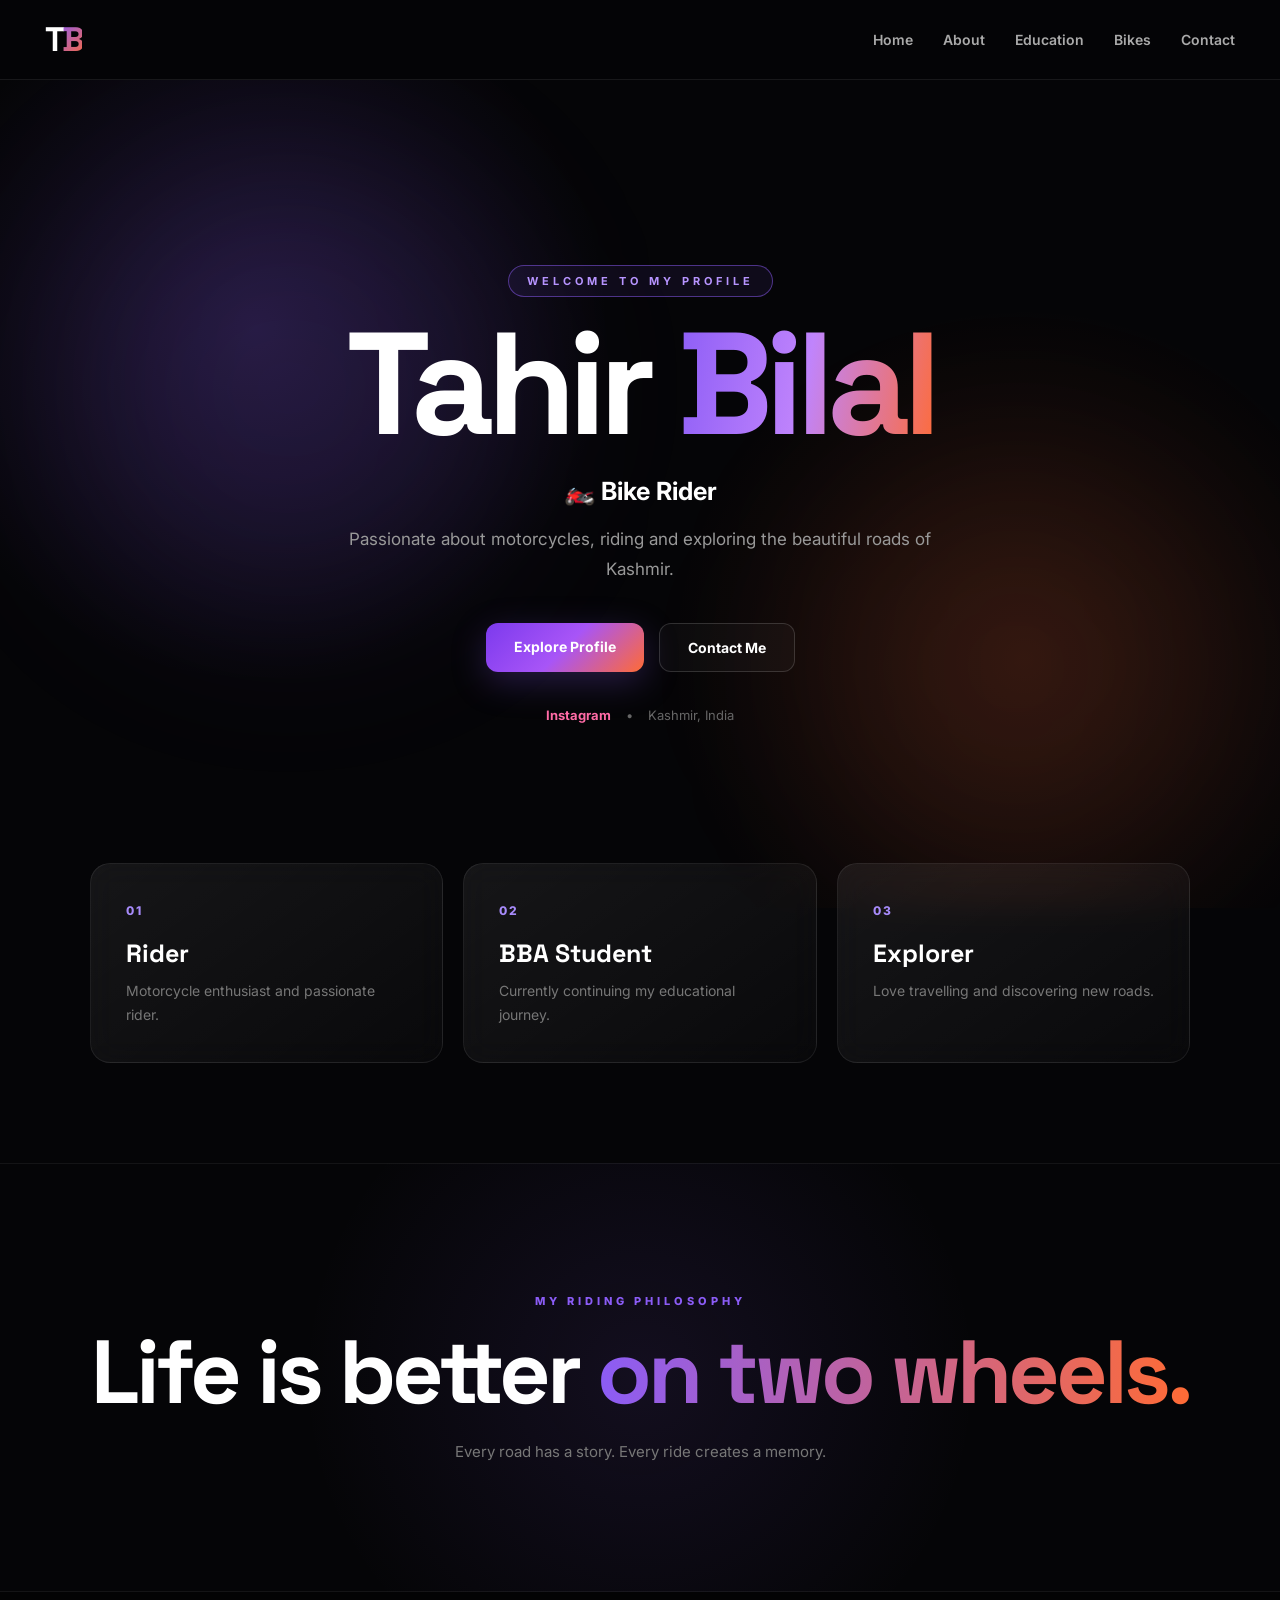
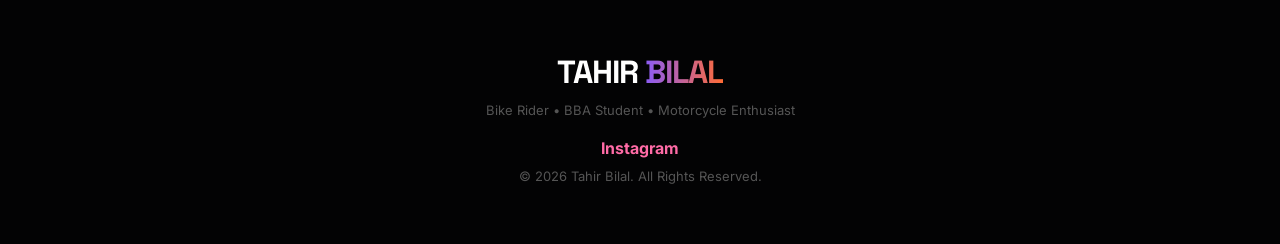
<file: index.html>
<!DOCTYPE html>
<html lang="en">
<head>
    <meta charset="UTF-8">
    <meta name="viewport" content="width=device-width, initial-scale=1.0">

    <title>Tahir Bilal | Bike Rider</title>

    <link rel="stylesheet" href="style.css">

    <link rel="preconnect" href="https://fonts.googleapis.com">
    <link href="https://fonts.googleapis.com/css2?family=Inter:wght@400;600;700;800&family=Space+Grotesk:wght@500;600;700&display=swap" rel="stylesheet">
</head>

<body>

<nav class="navbar">
    <div class="nav-container">

        <a href="index.html" class="logo">
            T<span>B</span>
        </a>

        <div class="nav-links">
            <a href="index.html">Home</a>
            <a href="About.html">About</a>
            <a href="education.html">Education</a>
            <a href="Bikes.html">Bikes</a>
            <a href="Contact.Html">Contact</a>
        </div>

    </div>
</nav>


<!-- HOME HERO -->

<section class="hero">

    <div class="hero-content">

        <div class="small-title">
            WELCOME TO MY PROFILE
        </div>

        <h1>
            Tahir
            <span class="gradient-text">Bilal</span>
        </h1>

        <h2>
            🏍️ Bike Rider
        </h2>

        <p>
            Passionate about motorcycles, riding and exploring
            the beautiful roads of Kashmir.
        </p>

        <div class="buttons">

            <a href="About.html" class="btn btn-primary">
                Explore Profile
            </a>

            <a href="Contact.Html" class="btn btn-outline">
    Contact Me
            </a>

        </div>

        <div class="home-social">

            <a
                href="https://www.instagram.com/tahirbilal_03/"
                target="_blank"
                rel="noopener noreferrer">

                Instagram
            </a>

            <span>•</span>

            <span>
                Kashmir, India
            </span>

        </div>

    </div>

</section>


<!-- QUICK INFO -->

<section class="quick-section">

    <div class="quick-card">

        <span class="quick-number">
            01
        </span>

        <h3>
            Rider
        </h3>

        <p>
            Motorcycle enthusiast and passionate rider.
        </p>

    </div>


    <div class="quick-card">

        <span class="quick-number">
            02
        </span>

        <h3>
            BBA Student
        </h3>

        <p>
            Currently continuing my educational journey.
        </p>

    </div>


    <div class="quick-card">

        <span class="quick-number">
            03
        </span>

        <h3>
            Explorer
        </h3>

        <p>
            Love travelling and discovering new roads.
        </p>

    </div>

</section>


<!-- QUOTE -->

<section class="quote">

    <p class="quote-small">
        MY RIDING PHILOSOPHY
    </p>

    <h2>
        Life is better
        <span>on two wheels.</span>
    </h2>

    <p>
        Every road has a story.
        Every ride creates a memory.
    </p>

</section>


<!-- FOOTER -->

<footer>

    <h2>
        TAHIR <span>BILAL</span>
    </h2>

    <p>
        Bike Rider • BBA Student • Motorcycle Enthusiast
    </p>

    <div class="footer-social">

        <a
            href="https://www.instagram.com/tahirbilal_03/"
            target="_blank"
            rel="noopener noreferrer">

            Instagram
        </a>

    </div>

    <p>
        © 2026 Tahir Bilal. All Rights Reserved.
    </p>

</footer>

</body>
                </html>
</file>
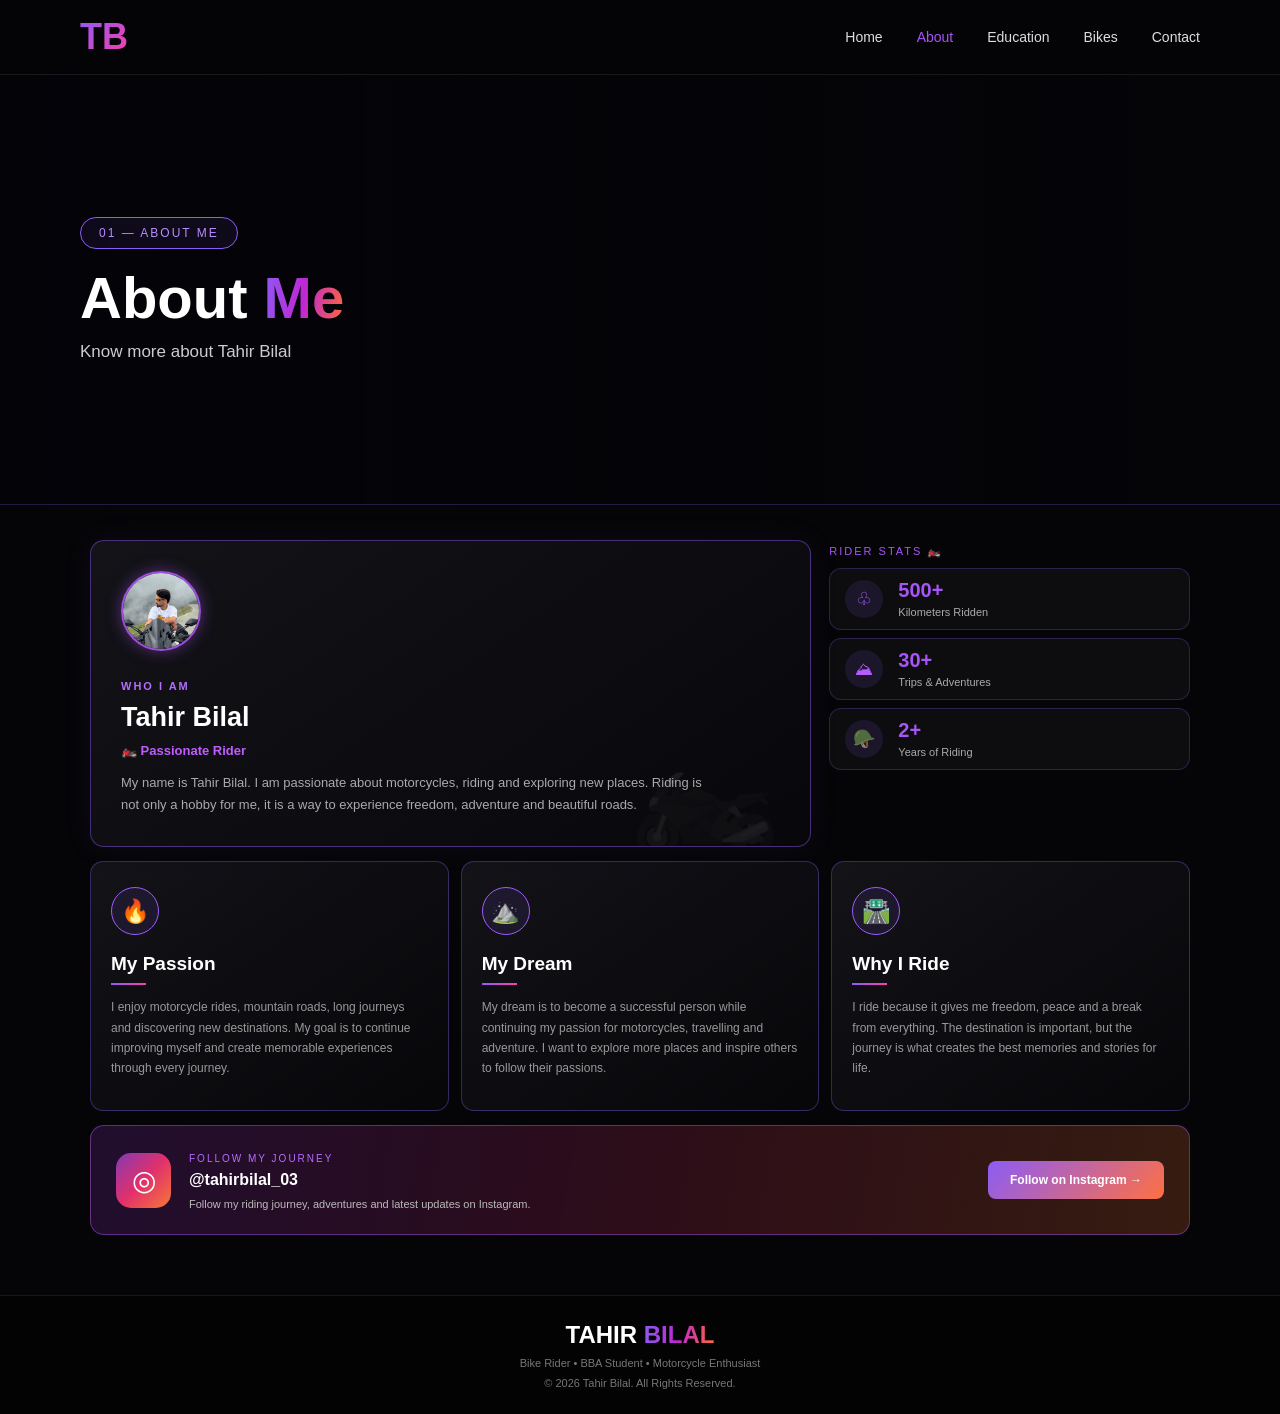
<file: About.html>
<!DOCTYPE html>
<html lang="en">
<head>
<meta charset="UTF-8">
<meta name="viewport" content="width=device-width, initial-scale=1.0">

<title>About Me | Tahir Bilal</title>

<style>

*{
    margin:0;
    padding:0;
    box-sizing:border-box;
}

html{
    scroll-behavior:smooth;
}

body{
    font-family:Arial, sans-serif;
    background:#050507;
    color:#fff;
    overflow-x:hidden;
}

/* ================= NAVBAR ================= */

.navbar{
    position:sticky;
    top:0;
    z-index:1000;
    background:rgba(5,5,8,.90);
    backdrop-filter:blur(15px);
    border-bottom:1px solid rgba(255,255,255,.08);
}

.nav-container{
    max-width:1200px;
    margin:auto;
    padding:16px 40px;
    display:flex;
    align-items:center;
    justify-content:space-between;
}

.logo{
    font-size:36px;
    font-weight:900;
    text-decoration:none;
    background:linear-gradient(135deg,#8b5cf6,#ff3cac);
    -webkit-background-clip:text;
    color:transparent;
}

.nav-links{
    display:flex;
    gap:34px;
}

.nav-links a{
    color:#ddd;
    text-decoration:none;
    font-size:14px;
    transition:.3s;
}

.nav-links a:hover,
.nav-links a.active{
    color:#a855f7;
}

/* ================= HERO ================= */

.hero{
    min-height:430px;

    background:
    linear-gradient(
        90deg,
        rgba(3,3,8,.95) 0%,
        rgba(3,3,8,.75) 35%,
        rgba(3,3,8,.20) 100%
    ),
    url("https://images.unsplash.com/photo-1500534623283-312aade485b7?auto=format&fit=crop&w=1800&q=85");

    background-size:cover;
    background-position:center;

    display:flex;
    align-items:center;

    border-bottom:1px solid rgba(139,92,246,.25);
}

.hero-content{
    width:1200px;
    max-width:100%;
    margin:auto;
    padding:70px 40px;
}

.badge{
    display:inline-block;
    padding:8px 18px;
    border:1px solid #8b5cf6;
    border-radius:30px;
    color:#b78cff;
    font-size:12px;
    letter-spacing:2px;
    margin-bottom:20px;
    background:rgba(139,92,246,.08);
}

.hero h1{
    font-size:58px;
    line-height:1;
    margin-bottom:15px;
}

.gradient{
    background:linear-gradient(
        100deg,
        #8b5cf6,
        #c026d3,
        #ff6b35
    );
    -webkit-background-clip:text;
    color:transparent;
}

.hero p{
    color:#ccc;
    font-size:17px;
}

/* ================= MAIN ================= */

.container{
    max-width:1150px;
    margin:auto;
    padding:35px 25px 60px;
}

/* ================= PROFILE + STATS ================= */

.profile-area{
    display:grid;
    grid-template-columns:2fr 1fr;
    gap:18px;
}

.profile-card{
    min-height:235px;
    padding:30px;

    border-radius:14px;

    background:
    linear-gradient(
        145deg,
        rgba(20,20,25,.95),
        rgba(8,8,12,.95)
    );

    border:1px solid rgba(139,92,246,.45);

    position:relative;
    overflow:hidden;

    box-shadow:
    0 0 30px rgba(139,92,246,.08);
}

.profile-card:after{
    content:"🏍️";

    position:absolute;
    right:30px;
    bottom:-15px;

    font-size:120px;
    opacity:.08;
    filter:grayscale(1);
}

.profile-icon{
    width:48px;
    height:48px;
    border-radius:50%;

    display:flex;
    align-items:center;
    justify-content:center;

    background:rgba(139,92,246,.12);
    border:1px solid #8b5cf6;

    font-size:22px;
    margin-bottom:18px;
}

.small-title{
    color:#b46cff;
    font-size:11px;
    font-weight:bold;
    letter-spacing:2px;
}

.profile-card h2{
    font-size:27px;
    margin:8px 0 10px;
}

.profile-card h4{
    color:#c05cff;
    font-size:13px;
    margin-bottom:14px;
}

.profile-card p{
    max-width:600px;
    color:#aaa;
    line-height:1.7;
    font-size:13px;
}

/* ================= STATS ================= */

.stats-title{
    color:#a855f7;
    font-size:11px;
    letter-spacing:2px;
    margin:5px 0 10px;
}

.stat{
    height:62px;
    padding:10px 15px;

    display:flex;
    align-items:center;
    gap:15px;

    border-radius:12px;
    margin-bottom:8px;

    background:rgba(255,255,255,.035);
    border:1px solid rgba(139,92,246,.25);
}

.stat-icon{
    width:38px;
    height:38px;

    display:flex;
    align-items:center;
    justify-content:center;

    border-radius:50%;

    background:rgba(139,92,246,.12);
    color:#b65cff;

    font-size:18px;
}

.stat strong{
    display:block;
    color:#a855f7;
    font-size:20px;
}

.stat span{
    color:#aaa;
    font-size:11px;
}

/* ================= CARDS ================= */

.cards{
    display:grid;
    grid-template-columns:repeat(3,1fr);
    gap:12px;
    margin-top:14px;
}

.card{
    padding:25px 20px;
    min-height:250px;

    border-radius:13px;

    background:
    linear-gradient(
        145deg,
        rgba(20,20,25,.95),
        rgba(7,7,10,.95)
    );

    border:1px solid rgba(139,92,246,.35);

    transition:.35s;
}

.card:hover{
    transform:translateY(-6px);
    border-color:#a855f7;

    box-shadow:
    0 0 30px rgba(139,92,246,.15);
}

.card-icon{
    width:48px;
    height:48px;

    border-radius:50%;

    display:flex;
    align-items:center;
    justify-content:center;

    font-size:23px;

    border:1px solid #9b5cff;
    background:rgba(139,92,246,.10);

    margin-bottom:18px;
}

.card h3{
    font-size:19px;
    margin-bottom:10px;
}

.card h3:after{
    content:"";
    display:block;

    width:35px;
    height:2px;

    margin-top:8px;

    background:linear-gradient(
        90deg,
        #8b5cf6,
        #ff3cac
    );
}

.card p{
    color:#999;
    font-size:12px;
    line-height:1.7;
    margin-top:12px;
}

/* ================= INSTAGRAM ================= */

.instagram{
    margin-top:14px;

    padding:22px 25px;

    border-radius:14px;

    display:flex;
    align-items:center;
    justify-content:space-between;

    background:
    linear-gradient(
        100deg,
        rgba(85,30,120,.35),
        rgba(225,48,108,.18),
        rgba(247,119,55,.20)
    );

    border:1px solid rgba(168,85,247,.45);
}

.insta-left{
    display:flex;
    align-items:center;
    gap:18px;
}

.insta-icon{
    width:55px;
    height:55px;

    border-radius:15px;

    display:flex;
    align-items:center;
    justify-content:center;

    font-size:28px;

    background:linear-gradient(
        135deg,
        #833ab4,
        #e1306c,
        #f77737
    );
}

.insta-text small{
    color:#b86cff;
    letter-spacing:2px;
    font-size:10px;
}

.insta-text strong{
    display:block;
    font-size:16px;
    margin:5px 0;
}

.insta-text span{
    color:#bbb;
    font-size:11px;
}

.insta-btn{
    padding:12px 22px;

    border-radius:8px;

    background:linear-gradient(
        135deg,
        #8b5cf6,
        #ff7043
    );

    color:white;
    text-decoration:none;
    font-size:12px;
    font-weight:bold;
}

/* ================= FOOTER ================= */

footer{
    text-align:center;
    padding:25px 20px;

    background:#030304;

    border-top:1px solid rgba(255,255,255,.08);
}

footer h2{
    font-size:24px;
}

footer p{
    color:#777;
    font-size:11px;
    margin-top:8px;
}

/* ================= MOBILE ================= */

@media(max-width:750px){

    .nav-container{
        flex-direction:column;
        gap:14px;
        padding:15px 15px;
    }

    .nav-links{
        gap:17px;
        flex-wrap:wrap;
        justify-content:center;
    }

    .nav-links a{
        font-size:12px;
    }

    .hero{
        min-height:380px;
        background-position:center;
    }

    .hero-content{
        padding:70px 25px;
    }

    .hero h1{
        font-size:48px;
    }

    .hero p{
        font-size:15px;
    }

    .profile-area{
        grid-template-columns:1fr;
    }

    .cards{
        grid-template-columns:1fr;
    }

    .profile-card{
        min-height:260px;
    }

    .instagram{
        flex-direction:column;
        align-items:flex-start;
        gap:20px;
    }

    .insta-btn{
        width:100%;
        text-align:center;
    }

}
    .profile-icon {
    width: 80px;
    height: 80px;
    border-radius: 50%;
    overflow: hidden;
    border: 2px solid #9d4edd;
    box-shadow: 0 0 15px rgba(157, 78, 221, 0.5);
    margin-bottom: 25px;
}

.profile-icon img {
    width: 100%;
    height: 100%;
    object-fit: cover;
    display: block;
    }

</style>
</head>

<body>

<!-- NAVBAR -->

<nav class="navbar">

    <div class="nav-container">

        <a href="index.html" class="logo">
            TB
        </a>

        <div class="nav-links">

            <a href="index.html">Home</a>

            <a href="About.html" class="active">
                About
            </a>

            <a href="education.html">
                Education
            </a>

            <a href="Bikes.html">
                Bikes
            </a>

            <a href="Contact.Html">
                Contact
            </a>

        </div>

    </div>

</nav>


<!-- HERO -->

<section class="hero">

    <div class="hero-content">

        <div class="badge">
            01 — ABOUT ME
        </div>

        <h1>
            About <span class="gradient">Me</span>
        </h1>

        <p>
            Know more about Tahir Bilal
        </p>

    </div>

</section>


<!-- MAIN -->

<main class="container">


    <!-- PROFILE + STATS -->

    <section class="profile-area">


        <div class="profile-card">

            <div class="profile-icon">
    <img src="my4.jpg" alt="Tahir Bilal">
            </div>

            <span class="small-title">
                WHO I AM
            </span>

            <h2>
                Tahir Bilal
            </h2>

            <h4>
                🏍️ Passionate Rider
            </h4>

            <p>
                My name is Tahir Bilal. I am passionate about
                motorcycles, riding and exploring new places.
                Riding is not only a hobby for me, it is a way
                to experience freedom, adventure and beautiful
                roads.
            </p>

        </div>


        <!-- STATS -->

        <div>

            <div class="stats-title">
                RIDER STATS 🏍️
            </div>


            <div class="stat">

                <div class="stat-icon">
                    ♧
                </div>

                <div>
                    <strong>500+</strong>
                    <span>Kilometers Ridden</span>
                </div>

            </div>


            <div class="stat">

                <div class="stat-icon">
                    ⛰
                </div>

                <div>
                    <strong>30+</strong>
                    <span>Trips & Adventures</span>
                </div>

            </div>


            <div class="stat">

                <div class="stat-icon">
                    🪖
                </div>

                <div>
                    <strong>2+</strong>
                    <span>Years of Riding</span>
                </div>

            </div>

        </div>

    </section>


    <!-- THREE CARDS -->

    <section class="cards">


        <div class="card">

            <div class="card-icon">
                🔥
            </div>

            <h3>
                My Passion
            </h3>

            <p>
                I enjoy motorcycle rides, mountain roads,
                long journeys and discovering new destinations.
                My goal is to continue improving myself and
                create memorable experiences through every
                journey.
            </p>

        </div>


        <div class="card">

            <div class="card-icon">
                ⛰️
            </div>

            <h3>
                My Dream
            </h3>

            <p>
                My dream is to become a successful person while
                continuing my passion for motorcycles, travelling
                and adventure. I want to explore more places
                and inspire others to follow their passions.
            </p>

        </div>


        <div class="card">

            <div class="card-icon">
                🛣️
            </div>

            <h3>
                Why I Ride
            </h3>

            <p>
                I ride because it gives me freedom, peace and
                a break from everything. The destination is
                important, but the journey is what creates the
                best memories and stories for life.
            </p>

        </div>


    </section>


    <!-- INSTAGRAM -->

    <section class="instagram">

        <div class="insta-left">

            <div class="insta-icon">
                ◎
            </div>

            <div class="insta-text">

                <small>
                    FOLLOW MY JOURNEY
                </small>

                <strong>
                    @tahirbilal_03
                </strong>

                <span>
                    Follow my riding journey, adventures
                    and latest updates on Instagram.
                </span>

            </div>

        </div>


        <a
            href="https://www.instagram.com/tahirbilal_03/"
            target="_blank"
            class="insta-btn"
        >
            Follow on Instagram →
        </a>

    </section>


</main>


<!-- FOOTER -->

<footer>

    <h2>
        TAHIR <span class="gradient">BILAL</span>
    </h2>

    <p>
        Bike Rider • BBA Student • Motorcycle Enthusiast
    </p>

    <p>
        © 2026 Tahir Bilal. All Rights Reserved.
    </p>

</footer>

</body>
    </html>
</file>
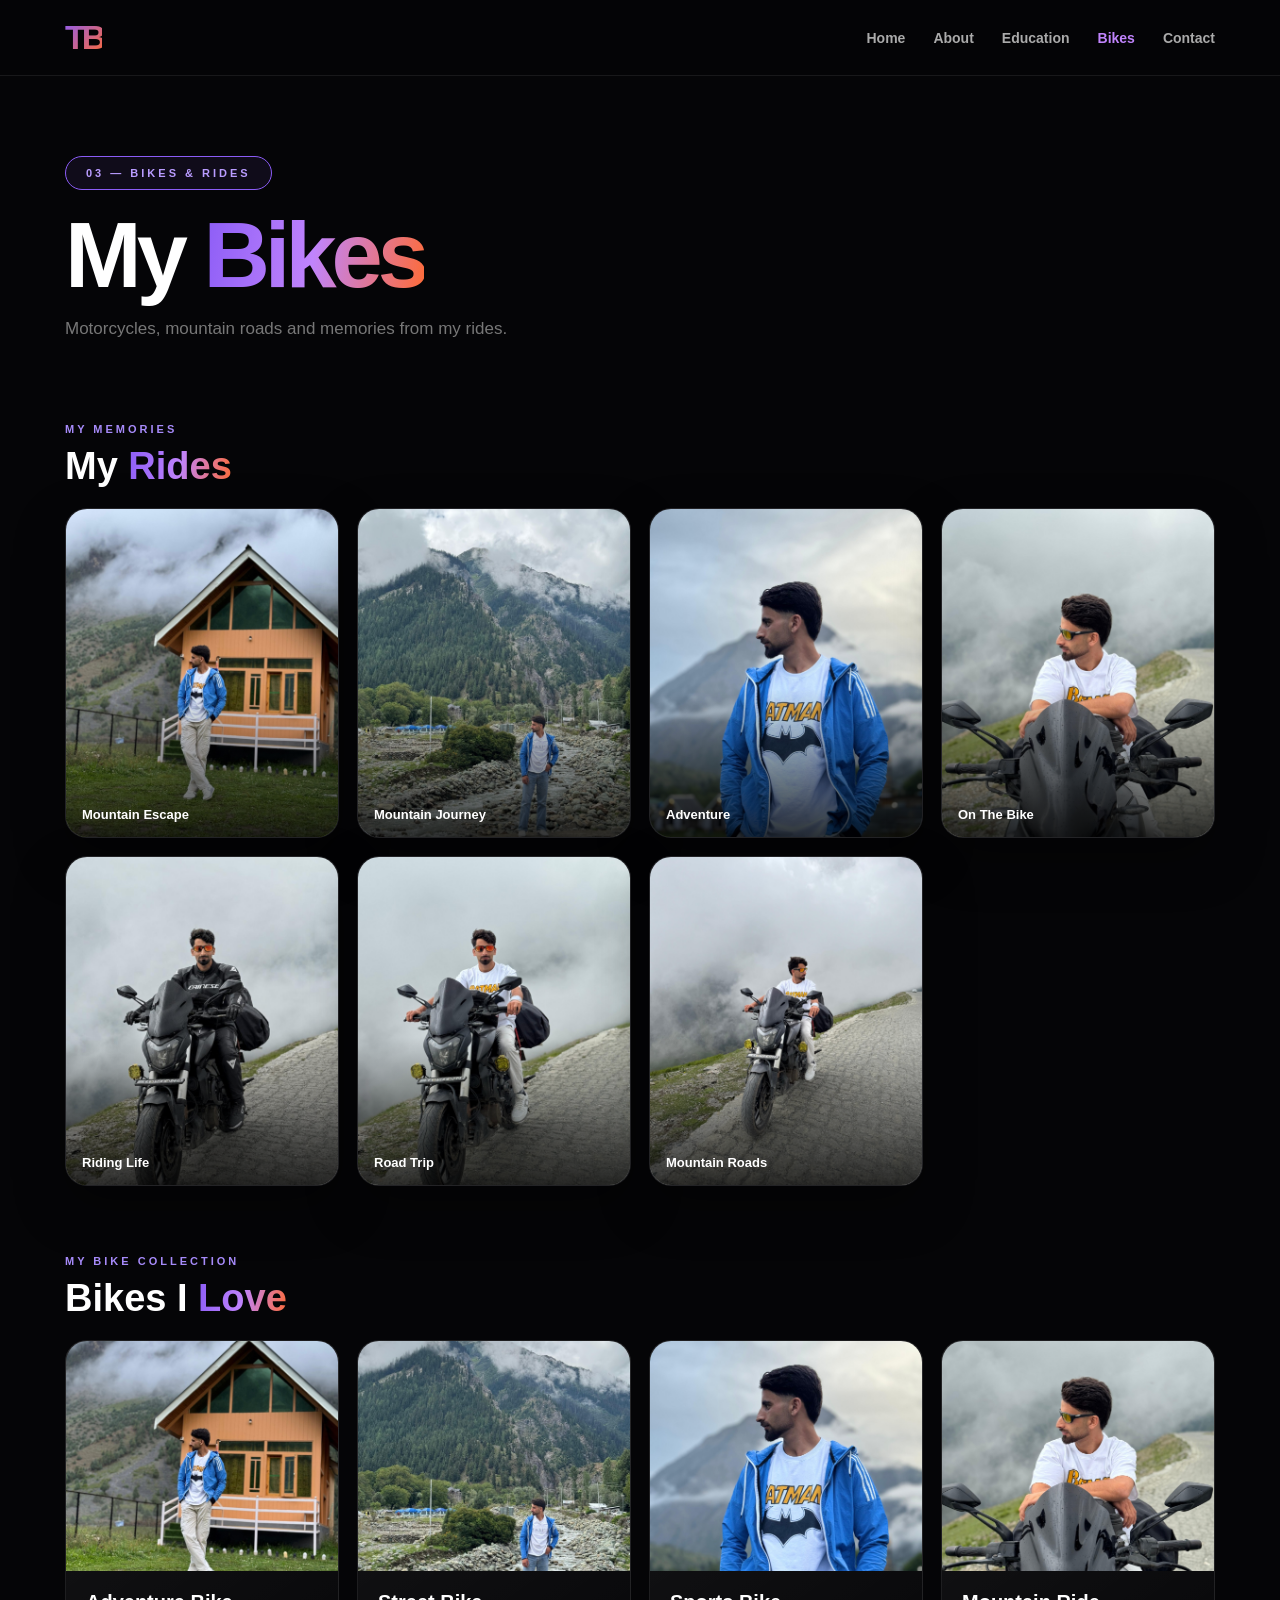
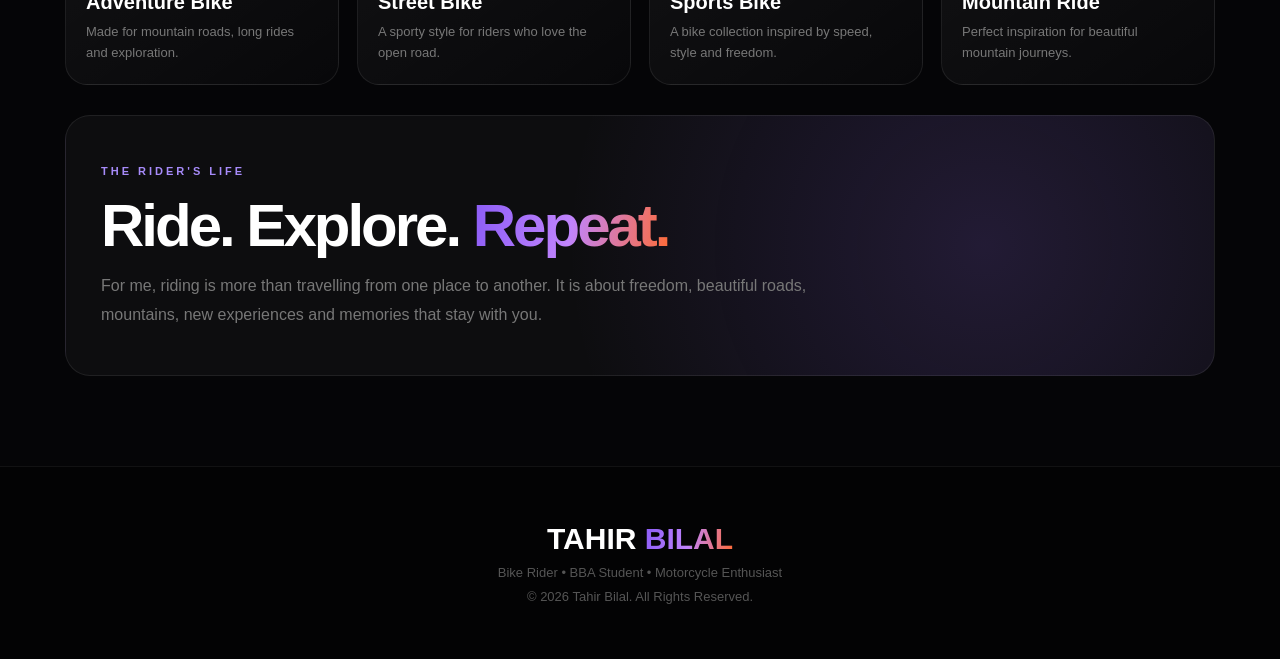
<file: Bikes.html>
<!DOCTYPE html>
<html lang="en">
<head>
<meta charset="UTF-8">
<meta name="viewport" content="width=device-width, initial-scale=1.0">

<title>Bikes | Tahir Bilal</title>

<style>
*{
    margin:0;
    padding:0;
    box-sizing:border-box;
}

html{
    scroll-behavior:smooth;
}

body{
    font-family:Arial,sans-serif;
    background:#050507;
    color:white;
    overflow-x:hidden;
}

/* NAVBAR */

.navbar{
    position:sticky;
    top:0;
    z-index:1000;
    background:rgba(5,5,7,.92);
    backdrop-filter:blur(18px);
    border-bottom:1px solid rgba(255,255,255,.08);
}

.nav-container{
    max-width:1200px;
    margin:auto;
    padding:18px 25px;
    display:flex;
    align-items:center;
    justify-content:space-between;
}

.logo{
    font-size:34px;
    font-weight:900;
    letter-spacing:-4px;
    text-decoration:none;
    background:linear-gradient(135deg,#8b5cf6,#ff6b35);
    -webkit-background-clip:text;
    color:transparent;
}

.nav-links{
    display:flex;
    gap:28px;
}

.nav-links a{
    color:#aaa;
    text-decoration:none;
    font-size:14px;
    font-weight:600;
    transition:.3s;
}

.nav-links a:hover,
.nav-links a.active{
    color:#c084fc;
}

/* HERO */

.hero{
    max-width:1200px;
    margin:auto;
    padding:80px 25px 55px;
}

.badge{
    display:inline-block;
    padding:10px 20px;
    border:1px solid #8b5cf6;
    border-radius:50px;
    color:#b99cff;
    font-size:11px;
    font-weight:bold;
    letter-spacing:3px;
    background:rgba(139,92,246,.08);
}

.hero h1{
    margin-top:22px;
    font-size:clamp(52px,9vw,92px);
    line-height:.95;
    letter-spacing:-5px;
}

.gradient{
    background:linear-gradient(
        100deg,
        #8b5cf6,
        #c084fc,
        #ff6b35
    );
    -webkit-background-clip:text;
    color:transparent;
}

.hero p{
    color:#777;
    margin-top:20px;
    font-size:17px;
}

/* MAIN */

.container{
    max-width:1200px;
    margin:auto;
    padding:0 25px 90px;
}

.title{
    margin:25px 0 20px;
}

.label{
    color:#a78bfa;
    font-size:11px;
    font-weight:bold;
    letter-spacing:3px;
}

.title h2{
    font-size:38px;
    margin-top:8px;
}

/* MY PHOTOS */

.gallery{
    display:grid;
    grid-template-columns:repeat(4,1fr);
    gap:18px;
}

.photo{
    height:330px;
    border-radius:22px;
    overflow:hidden;
    position:relative;
    border:1px solid rgba(255,255,255,.08);
    background:#101014;
    box-shadow:0 20px 50px rgba(0,0,0,.35);
}

.photo img{
    width:100%;
    height:100%;
    object-fit:cover;
    transition:.5s;
}

.photo:hover img{
    transform:scale(1.06);
}

.photo:after{
    content:"";
    position:absolute;
    inset:0;
    background:linear-gradient(
        transparent 55%,
        rgba(0,0,0,.78)
    );
}

.photo span{
    position:absolute;
    z-index:2;
    bottom:15px;
    left:16px;
    font-weight:bold;
    font-size:13px;
}

/* BIKES */

.bikes{
    display:grid;
    grid-template-columns:repeat(4,1fr);
    gap:18px;
}

.bike-card{
    border-radius:22px;
    overflow:hidden;
    border:1px solid rgba(255,255,255,.08);
    background:
        linear-gradient(
            145deg,
            rgba(255,255,255,.07),
            rgba(255,255,255,.015)
        );
    transition:.35s;
}

.bike-card:hover{
    transform:translateY(-8px);
    border-color:rgba(139,92,246,.55);
    box-shadow:0 20px 60px rgba(0,0,0,.45);
}

.bike-card img{
    width:100%;
    height:230px;
    object-fit:cover;
    display:block;
}

.bike-info{
    padding:20px;
}

.bike-info h3{
    font-size:20px;
    margin-bottom:8px;
}

.bike-info p{
    color:#777;
    font-size:13px;
    line-height:1.6;
}

/* JOURNEY */

.journey{
    margin-top:30px;
    padding:45px 35px;
    border-radius:25px;

    background:
        radial-gradient(
            circle at 80% 50%,
            rgba(139,92,246,.16),
            transparent 45%
        ),
        rgba(255,255,255,.035);

    border:1px solid rgba(255,255,255,.08);
}

.journey h2{
    font-size:clamp(32px,6vw,60px);
    margin:12px 0;
    letter-spacing:-3px;
}

.journey p{
    max-width:760px;
    color:#777;
    line-height:1.8;
}

/* FOOTER */

footer{
    text-align:center;
    padding:55px 20px;
    border-top:1px solid rgba(255,255,255,.06);
    background:#030304;
}

footer h2{
    font-size:30px;
}

footer p{
    color:#555;
    margin-top:9px;
    font-size:13px;
}

/* MOBILE */

@media(max-width:850px){

    .nav-container{
        flex-direction:column;
        gap:14px;
    }

    .nav-links{
        gap:16px;
        flex-wrap:wrap;
        justify-content:center;
    }

    .nav-links a{
        font-size:12px;
    }

    .gallery,
    .bikes{
        grid-template-columns:repeat(2,1fr);
    }
}

@media(max-width:520px){

    .hero{
        padding-top:65px;
    }

    .hero h1{
        font-size:57px;
        letter-spacing:-4px;
    }

    .gallery,
    .bikes{
        grid-template-columns:1fr;
    }

    .photo{
        height:390px;
    }

    .bike-card img{
        height:250px;
    }

    .container{
        padding-left:16px;
        padding-right:16px;
    }
}
</style>
</head>

<body>

<!-- NAVBAR -->

<nav class="navbar">

<div class="nav-container">

<a href="index.html" class="logo">
TB
</a>

<div class="nav-links">

<a href="index.html">
Home
</a>

<a href="About.html">
About
</a>

<a href="education.html">
Education
</a>

<a href="Bikes.html" class="active">
Bikes
</a>

<a href="Contact.Html">
Contact
</a>

</div>

</div>

</nav>


<!-- HERO -->

<section class="hero">

<span class="badge">
03 — BIKES & RIDES
</span>

<h1>
My <span class="gradient">Bikes</span>
</h1>

<p>
Motorcycles, mountain roads and memories from my rides.
</p>

</section>


<main class="container">


<!-- YOUR 7 PHOTOS -->

<div class="title">

<span class="label">
MY MEMORIES
</span>

<h2>
My <span class="gradient">Rides</span>
</h2>

</div>


<section class="gallery">

<div class="photo">
<img src="my1.jpg" alt="Ride photo">
<span>Mountain Escape</span>
</div>

<div class="photo">
<img src="my2.jpg" alt="Ride photo">
<span>Mountain Journey</span>
</div>

<div class="photo">
<img src="my3.jpg" alt="Ride photo">
<span>Adventure</span>
</div>

<div class="photo">
<img src="my4.jpg" alt="Ride photo">
<span>On The Bike</span>
</div>

<div class="photo">
<img src="my5.jpg" alt="Ride photo">
<span>Riding Life</span>
</div>

<div class="photo">
<img src="my6.jpg" alt="Ride photo">
<span>Road Trip</span>
</div>

<div class="photo">
<img src="my7.jpg" alt="Ride photo">
<span>Mountain Roads</span>
</div>

</section>


<!-- BIKES -->

<div class="title" style="margin-top:65px">

<span class="label">
MY BIKE COLLECTION
</span>

<h2>
Bikes I <span class="gradient">Love</span>
</h2>

</div>


<section class="bikes">


<div class="bike-card">

<img src="my1.jpg" alt="Adventure Bike">

<div class="bike-info">

<h3>
Adventure Bike
</h3>

<p>
Made for mountain roads, long rides and exploration.
</p>

</div>

</div>



<div class="bike-card">

<img src="my2.jpg" alt="Street Bike">

<div class="bike-info">

<h3>
Street Bike
</h3>

<p>
A sporty style for riders who love the open road.
</p>

</div>

</div>



<div class="bike-card">

<img src="my3.jpg" alt="Sports Bike">

<div class="bike-info">

<h3>
Sports Bike
</h3>

<p>
A bike collection inspired by speed, style and freedom.
</p>

</div>

</div>



<div class="bike-card">

<img src="my4.jpg" alt="Mountain Bike">

<div class="bike-info">

<h3>
Mountain Ride
</h3>

<p>
Perfect inspiration for beautiful mountain journeys.
</p>

</div>

</div>


</section>


<!-- JOURNEY -->

<section class="journey">

<span class="label">
THE RIDER'S LIFE
</span>

<h2>
Ride. Explore.
<span class="gradient">Repeat.</span>
</h2>

<p>
For me, riding is more than travelling from one place to another.
It is about freedom, beautiful roads, mountains, new experiences
and memories that stay with you.
</p>

</section>


</main>


<!-- FOOTER -->

<footer>

<h2>
TAHIR <span class="gradient">BILAL</span>
</h2>

<p>
Bike Rider • BBA Student • Motorcycle Enthusiast
</p>

<p>
© 2026 Tahir Bilal. All Rights Reserved.
</p>

</footer>

</body>
    </html>
</file>
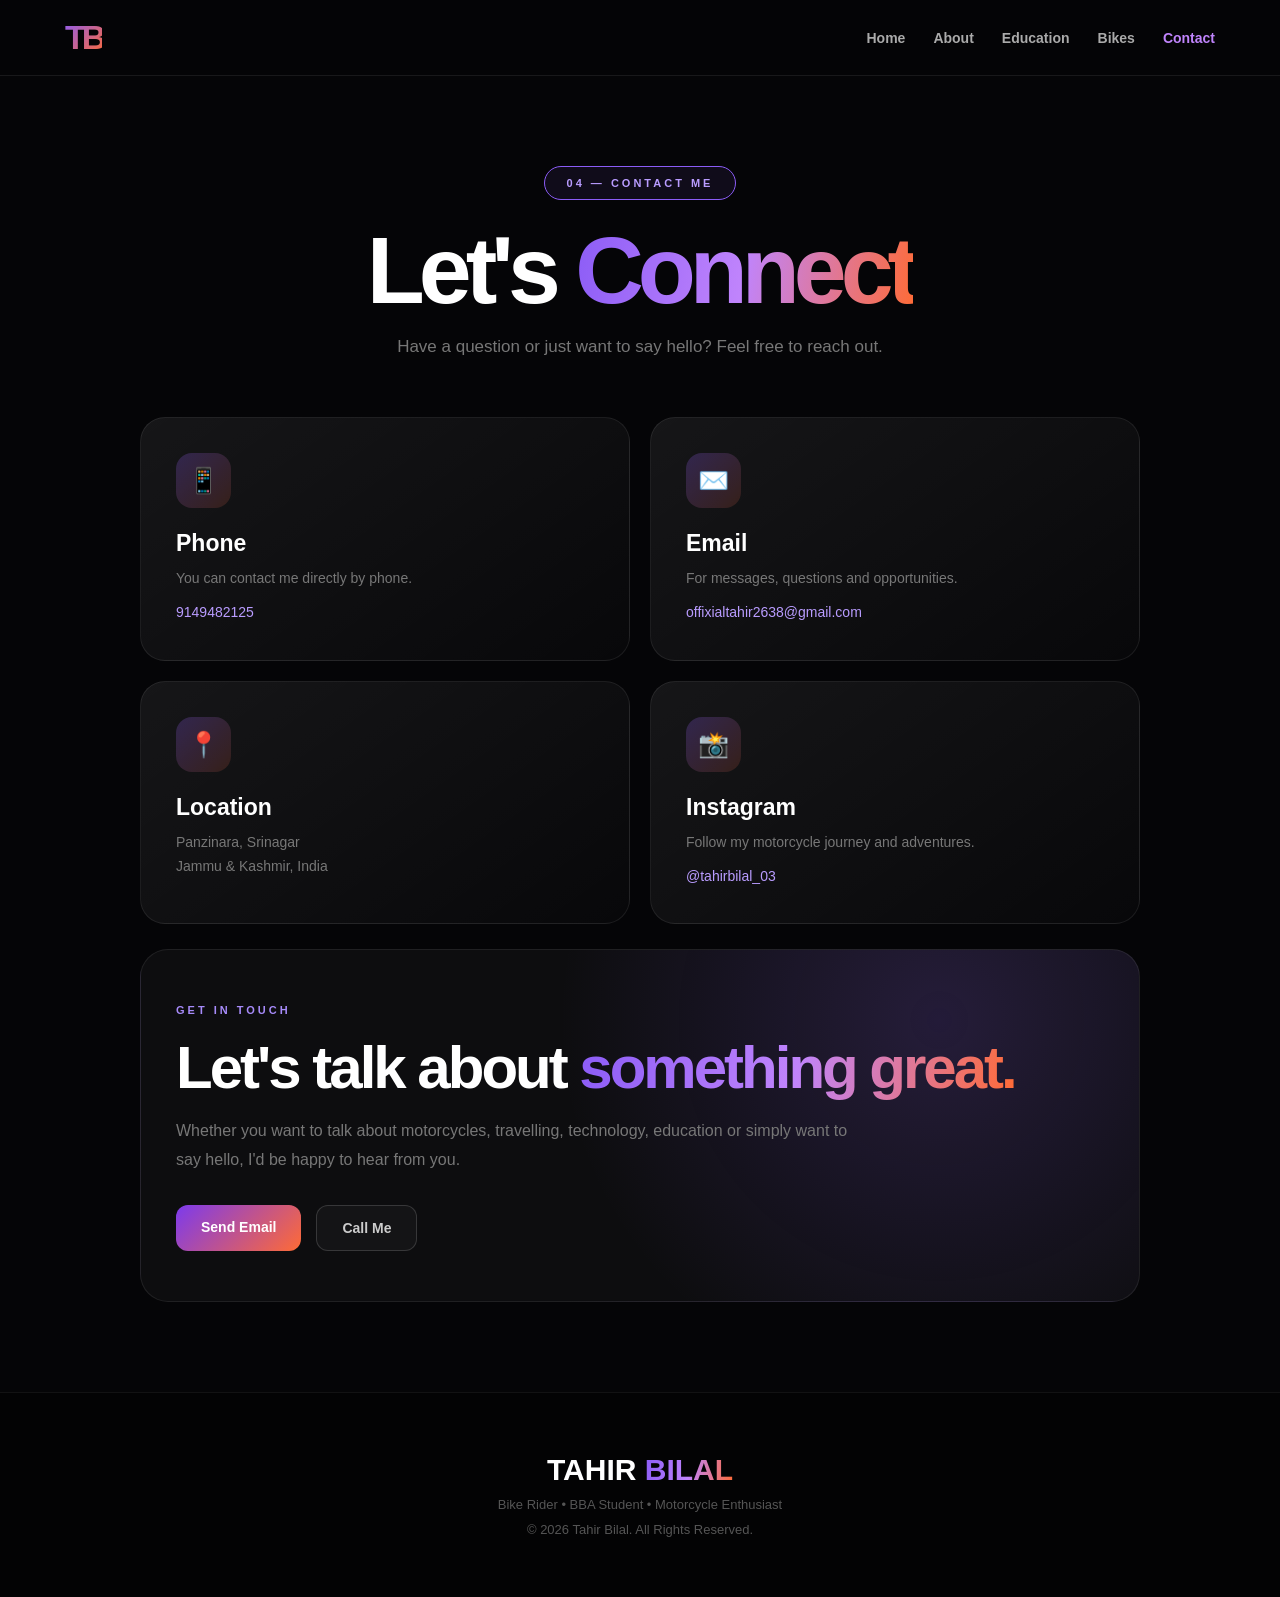
<file: Contact.Html>
<!DOCTYPE html>
<html lang="en">
<head>
<meta charset="UTF-8">
<meta name="viewport" content="width=device-width, initial-scale=1.0">

<title>Contact | Tahir Bilal</title>

<style>
*{
    margin:0;
    padding:0;
    box-sizing:border-box;
}

html{
    scroll-behavior:smooth;
}

body{
    font-family:Arial,sans-serif;
    background:#050507;
    color:white;
    overflow-x:hidden;
}

/* NAVBAR */

.navbar{
    position:sticky;
    top:0;
    z-index:1000;
    background:rgba(5,5,7,.92);
    backdrop-filter:blur(18px);
    border-bottom:1px solid rgba(255,255,255,.08);
}

.nav-container{
    max-width:1200px;
    margin:auto;
    padding:18px 25px;
    display:flex;
    align-items:center;
    justify-content:space-between;
}

.logo{
    font-size:34px;
    font-weight:900;
    letter-spacing:-4px;
    text-decoration:none;
    background:linear-gradient(135deg,#8b5cf6,#ff6b35);
    -webkit-background-clip:text;
    color:transparent;
}

.nav-links{
    display:flex;
    gap:28px;
}

.nav-links a{
    color:#aaa;
    text-decoration:none;
    font-size:14px;
    font-weight:600;
    transition:.3s;
}

.nav-links a:hover,
.nav-links a.active{
    color:#c084fc;
}

/* HERO */

.hero{
    max-width:1100px;
    margin:auto;
    padding:90px 25px 60px;
    text-align:center;
}

.badge{
    display:inline-block;
    padding:10px 22px;
    border:1px solid #8b5cf6;
    border-radius:50px;
    color:#b99cff;
    font-size:11px;
    font-weight:bold;
    letter-spacing:3px;
    background:rgba(139,92,246,.08);
}

.hero h1{
    margin-top:25px;
    font-size:clamp(55px,10vw,95px);
    line-height:.95;
    letter-spacing:-6px;
}

.gradient{
    background:linear-gradient(
        100deg,
        #8b5cf6,
        #c084fc,
        #ff6b35
    );
    -webkit-background-clip:text;
    color:transparent;
}

.hero p{
    color:#777;
    font-size:17px;
    margin-top:22px;
}

/* MAIN */

.container{
    max-width:1050px;
    margin:auto;
    padding:0 25px 90px;
}

/* CONTACT GRID */

.contact-grid{
    display:grid;
    grid-template-columns:repeat(2,1fr);
    gap:20px;
}

/* CARD */

.contact-card{
    padding:35px;
    border-radius:25px;

    background:
        linear-gradient(
            145deg,
            rgba(255,255,255,.07),
            rgba(255,255,255,.015)
        );

    border:1px solid rgba(255,255,255,.08);

    transition:.35s;
}

.contact-card:hover{
    transform:translateY(-8px);
    border-color:rgba(139,92,246,.55);
    box-shadow:0 20px 60px rgba(0,0,0,.4);
}

.icon{
    width:55px;
    height:55px;
    display:flex;
    align-items:center;
    justify-content:center;

    border-radius:16px;

    font-size:25px;

    background:
        linear-gradient(
            135deg,
            rgba(139,92,246,.25),
            rgba(255,107,53,.15)
        );

    margin-bottom:22px;
}

.contact-card h3{
    font-size:23px;
    margin-bottom:10px;
}

.contact-card p{
    color:#777;
    font-size:14px;
    line-height:1.7;
}

.contact-card a{
    color:#b99cff;
    text-decoration:none;
    word-break:break-word;
}

.contact-card a:hover{
    color:#ff8b5c;
}

/* BIG CONTACT */

.connect{
    margin-top:25px;
    padding:50px 35px;
    border-radius:28px;

    background:
        radial-gradient(
            circle at 80% 20%,
            rgba(139,92,246,.18),
            transparent 45%
        ),
        rgba(255,255,255,.035);

    border:1px solid rgba(255,255,255,.08);
}

.label{
    color:#a78bfa;
    font-size:11px;
    font-weight:bold;
    letter-spacing:3px;
}

.connect h2{
    font-size:clamp(35px,6vw,60px);
    margin:15px 0;
    letter-spacing:-3px;
}

.connect p{
    max-width:700px;
    color:#777;
    line-height:1.8;
}

/* BUTTONS */

.buttons{
    margin-top:30px;
    display:flex;
    gap:15px;
    flex-wrap:wrap;
}

.btn{
    display:inline-block;
    padding:14px 25px;
    border-radius:12px;
    text-decoration:none;
    font-weight:bold;
    font-size:14px;
    transition:.3s;
}

.btn-primary{
    color:white;
    background:
        linear-gradient(
            135deg,
            #7c3aed,
            #ff6b35
        );
}

.btn-outline{
    color:#ccc;
    border:1px solid rgba(255,255,255,.15);
    background:rgba(255,255,255,.03);
}

.btn:hover{
    transform:translateY(-4px);
    box-shadow:0 15px 40px rgba(139,92,246,.25);
}

/* FOOTER */

footer{
    text-align:center;
    padding:60px 20px;
    border-top:1px solid rgba(255,255,255,.06);
    background:#030304;
}

footer h2{
    font-size:30px;
}

footer p{
    color:#555;
    margin-top:10px;
    font-size:13px;
}

/* MOBILE */

@media(max-width:700px){

    .nav-container{
        flex-direction:column;
        gap:15px;
    }

    .nav-links{
        gap:15px;
        flex-wrap:wrap;
        justify-content:center;
    }

    .nav-links a{
        font-size:12px;
    }

    .hero{
        padding:70px 20px 50px;
    }

    .hero h1{
        font-size:58px;
        letter-spacing:-4px;
    }

    .container{
        padding-left:16px;
        padding-right:16px;
    }

    .contact-grid{
        grid-template-columns:1fr;
    }

    .contact-card{
        padding:28px;
    }

    .connect{
        padding:35px 25px;
    }

    .connect h2{
        font-size:40px;
    }
}
</style>
</head>

<body>

<!-- NAVBAR -->

<nav class="navbar">

<div class="nav-container">

<a href="index.html" class="logo">
TB
</a>

<div class="nav-links">

<a href="index.html">
Home
</a>

<a href="About.html">
About
</a>

<a href="education.html">
Education
</a>

<a href="Bikes.html">
Bikes
</a>

<a href="Contact.Html" class="active">
Contact
</a>

</div>

</div>

</nav>


<!-- HERO -->

<section class="hero">

<span class="badge">
04 — CONTACT ME
</span>

<h1>
Let's <span class="gradient">Connect</span>
</h1>

<p>
Have a question or just want to say hello?
Feel free to reach out.
</p>

</section>


<!-- MAIN -->

<main class="container">


<section class="contact-grid">


<!-- PHONE -->

<div class="contact-card">

<div class="icon">
📱
</div>

<h3>
Phone
</h3>

<p>
You can contact me directly by phone.
</p>

<p style="margin-top:10px;">
    <a href="tel:+919149482125">
        9149482125
    </a>
</p>

</div>


<!-- EMAIL -->

<div class="contact-card">

<div class="icon">
✉️
</div>

<h3>
Email
</h3>

<p>
For messages, questions and opportunities.
</p>

<p style="margin-top:10px;">
    <a href="mailto:offixialtahir2638@gmail.com">
        offixialtahir2638@gmail.com
    </a>
</p>

</div>


<!-- LOCATION -->

<div class="contact-card">

<div class="icon">
📍
</div>

<h3>
Location
</h3>

<p>
Panzinara, Srinagar
<br>
Jammu & Kashmir, India
</p>

</div>


<!-- INSTAGRAM -->

<div class="contact-card">

<div class="icon">
📸
</div>

<h3>
Instagram
</h3>

<p>
Follow my motorcycle journey and adventures.
</p>

<p style="margin-top:10px;">
<a href="#" target="_blank">
@tahirbilal_03
</a>
</p>

</div>


</section>


<!-- CONNECT -->

<section class="connect">

<span class="label">
GET IN TOUCH
</span>

<h2>
Let's talk about
<span class="gradient">something great.</span>
</h2>

<p>
Whether you want to talk about motorcycles, travelling,
technology, education or simply want to say hello,
I'd be happy to hear from you.
</p>

<div class="buttons">

<a href="mailto:offixialtahir2638@gmail.com" class="btn btn-primary">
    Send Email
</a>

<a href="tel:+919149482125" class="btn btn-outline">
    Call Me
</a>

</div>

</section>


</main>


<!-- FOOTER -->

<footer>

<h2>
TAHIR <span class="gradient">BILAL</span>
</h2>

<p>
Bike Rider • BBA Student • Motorcycle Enthusiast
</p>

<p>
© 2026 Tahir Bilal. All Rights Reserved.
</p>

</footer>

</body>
</html>
</file>
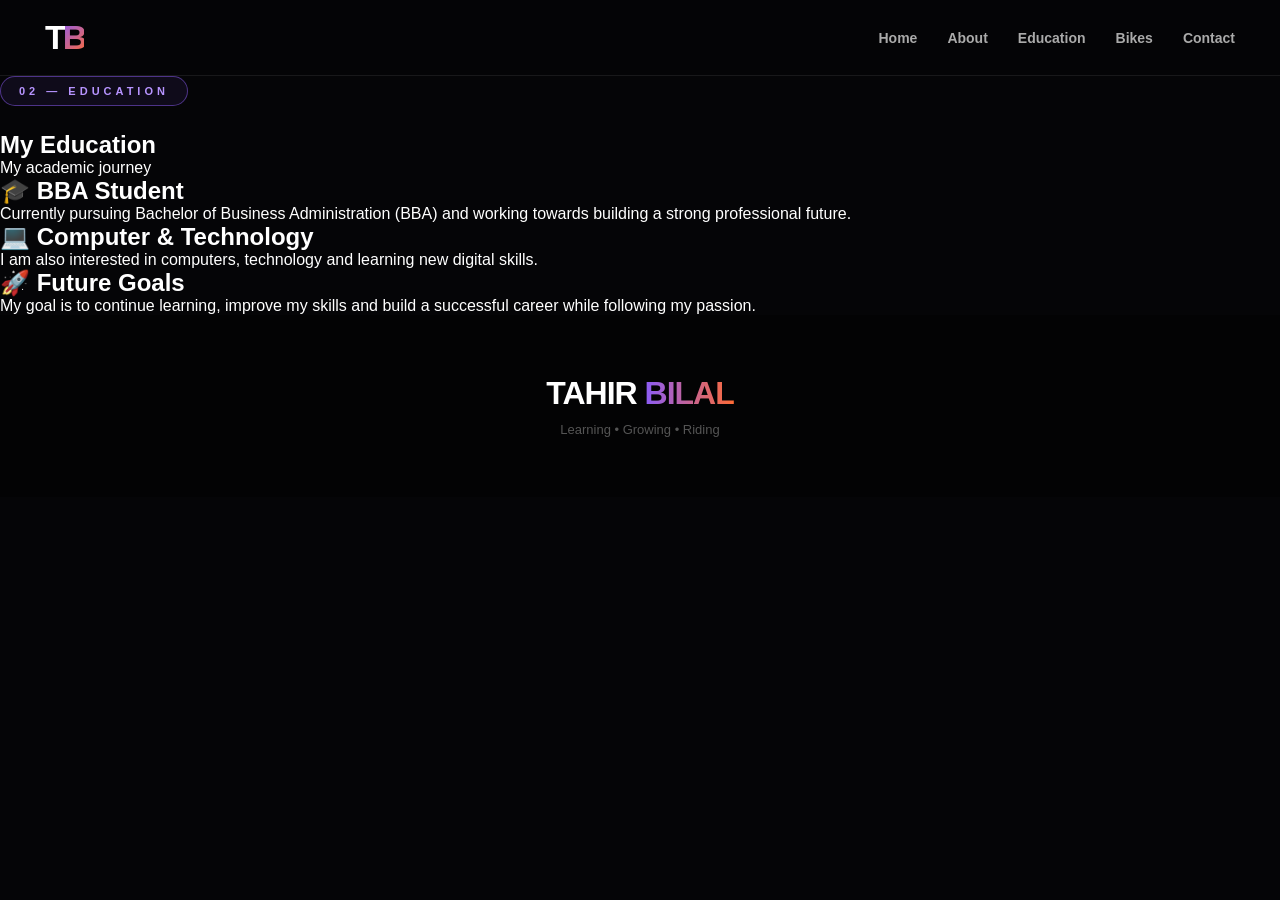
<file: Education.Html>
<!DOCTYPE html>
<html lang="en">
<head>
    <meta charset="UTF-8">
    <meta name="viewport" content="width=device-width, initial-scale=1.0">
    <title>Education | Tahir Bilal</title>
    <link rel="stylesheet" href="style.css">
</head>

<body>

<nav class="navbar">
    <div class="nav-container">
        <a href="index.html" class="logo">T<span>B</span></a>

        <div class="nav-links">
            <a href="index.html">Home</a>
            <a href="About.html">About</a>
            <a href="Education.Html">Education</a>
            <a href="bikes.html">Bikes</a>
            <a href="contact.html">Contact</a>
        </div>
    </div>
</nav>

<section class="container">

    <div class="page-title">
        <div class="small-title">02 — EDUCATION</div>
        <h1>My <span>Education</span></h1>
        <p>My academic journey</p>
    </div>

    <div class="card">
        <h2>🎓 BBA Student</h2>
        <p>
            Currently pursuing Bachelor of Business Administration (BBA)
            and working towards building a strong professional future.
        </p>
    </div>

    <div class="card">
        <h2>💻 Computer & Technology</h2>
        <p>
            I am also interested in computers, technology and learning
            new digital skills.
        </p>
    </div>

    <div class="card">
        <h2>🚀 Future Goals</h2>
        <p>
            My goal is to continue learning, improve my skills and build
            a successful career while following my passion.
        </p>
    </div>

</section>

<footer>
    <h2>TAHIR <span>BILAL</span></h2>
    <p>Learning • Growing • Riding</p>
</footer>

</body>
</html>
</file>
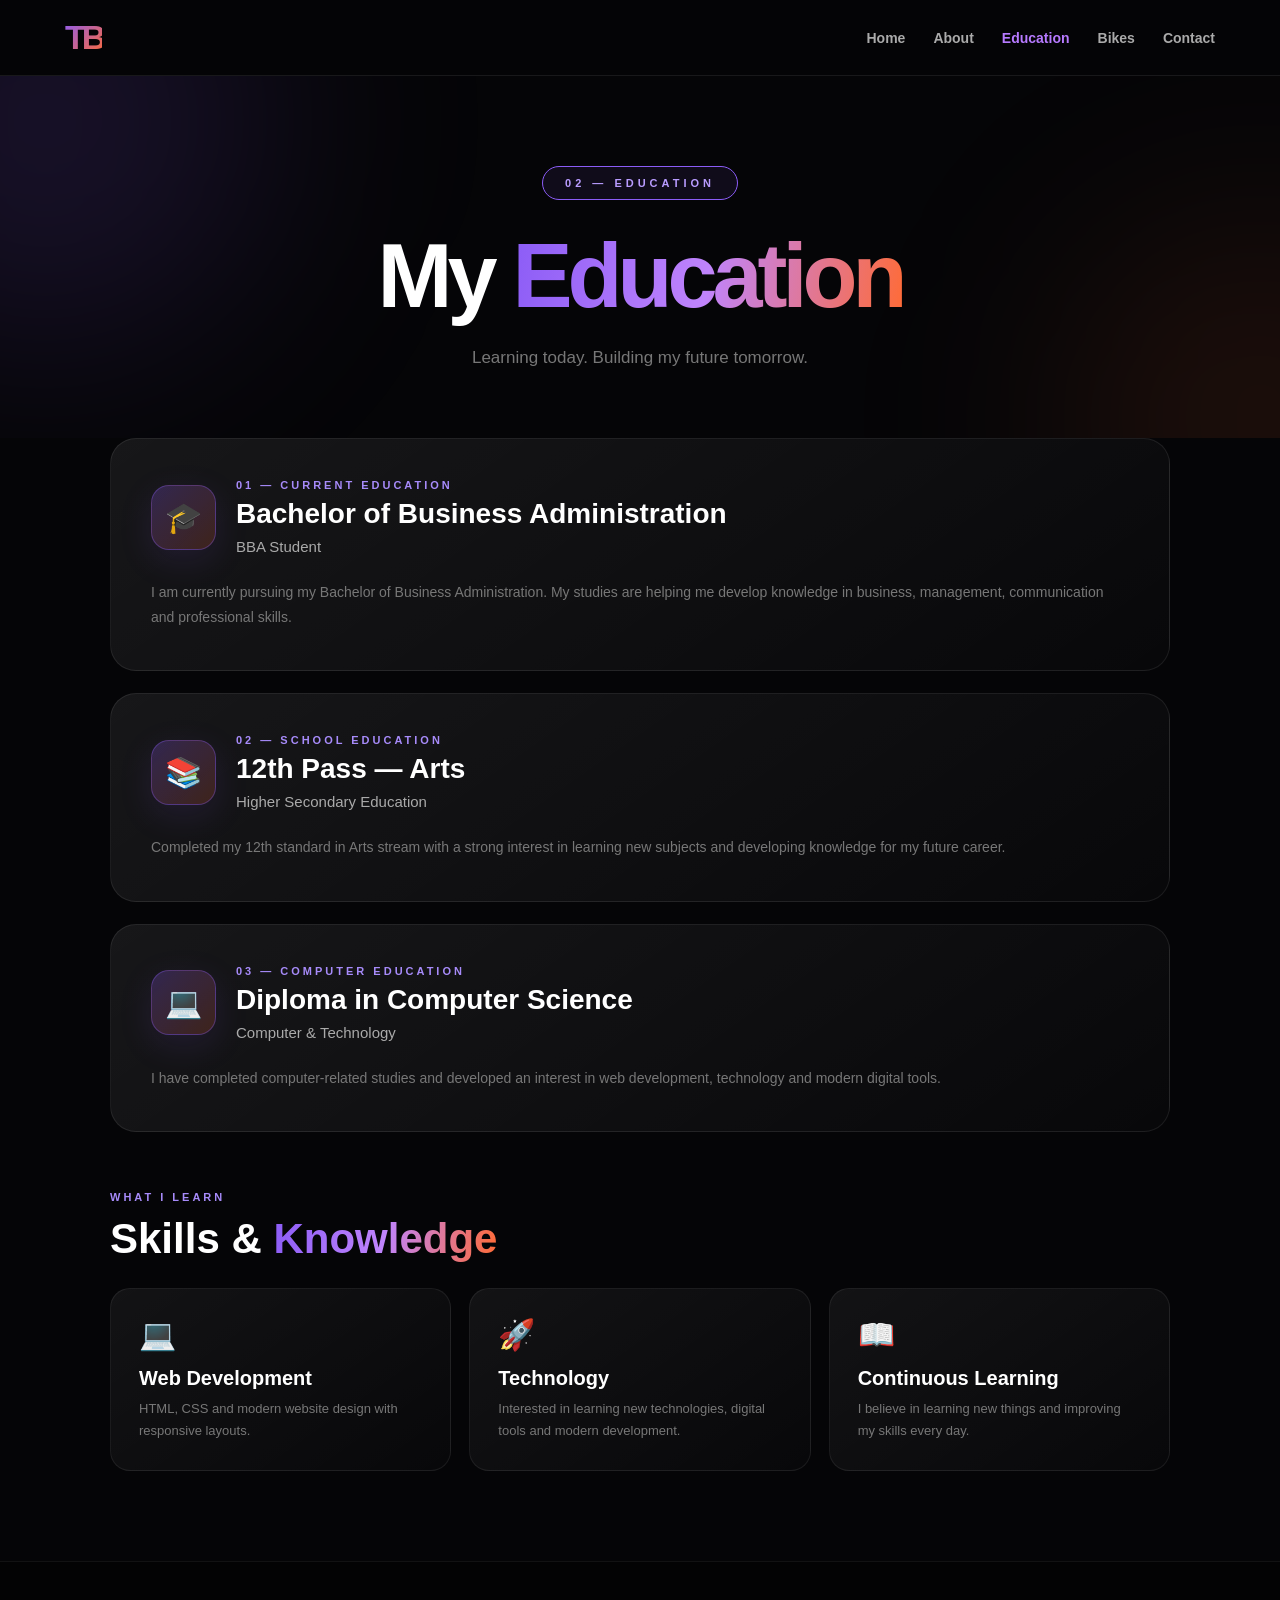
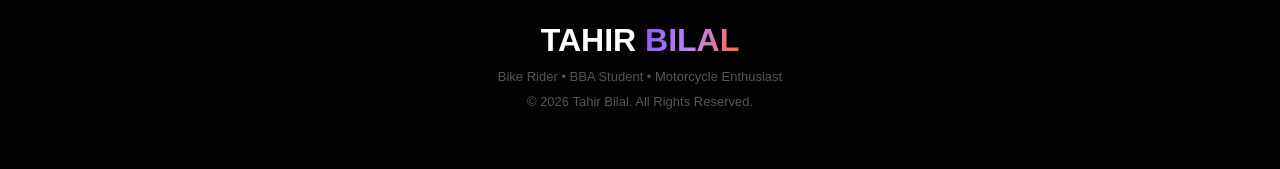
<file: education.html>
<!DOCTYPE html>
<html lang="en">
<head>
    <meta charset="UTF-8">
    <meta name="viewport" content="width=device-width, initial-scale=1.0">

    <title>Education | Tahir Bilal</title>

    <style>
        * {
            margin: 0;
            padding: 0;
            box-sizing: border-box;
        }

        html {
            scroll-behavior: smooth;
        }

        body {
            font-family: Arial, sans-serif;
            background: #050507;
            color: white;
            overflow-x: hidden;
        }

        /* NAVBAR */

        .navbar {
            position: sticky;
            top: 0;
            z-index: 1000;
            background: rgba(5,5,7,.90);
            backdrop-filter: blur(18px);
            border-bottom: 1px solid rgba(255,255,255,.08);
        }

        .nav-container {
            max-width: 1200px;
            margin: auto;
            padding: 18px 25px;
            display: flex;
            align-items: center;
            justify-content: space-between;
        }

        .logo {
            font-size: 34px;
            font-weight: 900;
            letter-spacing: -4px;
            text-decoration: none;
            background: linear-gradient(135deg,#8b5cf6,#ff6b35);
            -webkit-background-clip: text;
            color: transparent;
        }

        .nav-links {
            display: flex;
            gap: 28px;
        }

        .nav-links a {
            color: #aaa;
            text-decoration: none;
            font-size: 14px;
            font-weight: 600;
            transition: .3s;
        }

        .nav-links a:hover,
        .nav-links a.active {
            color: #b77aff;
        }

        /* HERO */

        .hero {
            position: relative;
            text-align: center;
            padding: 90px 20px 70px;
            overflow: hidden;
        }

        .hero::before {
            content: "";
            position: absolute;
            width: 450px;
            height: 450px;
            background: rgba(139,92,246,.14);
            filter: blur(110px);
            border-radius: 50%;
            top: -180px;
            left: -180px;
        }

        .hero::after {
            content: "";
            position: absolute;
            width: 400px;
            height: 400px;
            background: rgba(255,107,53,.10);
            filter: blur(110px);
            border-radius: 50%;
            right: -180px;
            bottom: -180px;
        }

        .badge {
            position: relative;
            z-index: 2;
            display: inline-block;
            padding: 10px 22px;
            border: 1px solid #8b5cf6;
            border-radius: 50px;
            color: #b99cff;
            font-size: 11px;
            font-weight: bold;
            letter-spacing: 4px;
            margin-bottom: 25px;
            background: rgba(139,92,246,.08);
        }

        .hero h1 {
            position: relative;
            z-index: 2;
            font-size: clamp(50px,9vw,90px);
            letter-spacing: -5px;
            margin-bottom: 20px;
        }

        .gradient {
            background: linear-gradient(
                100deg,
                #8b5cf6,
                #c084fc,
                #ff6b35
            );
            -webkit-background-clip: text;
            color: transparent;
        }

        .hero p {
            position: relative;
            z-index: 2;
            color: #777;
            font-size: 17px;
        }

        /* MAIN */

        .container {
            max-width: 1100px;
            margin: auto;
            padding: 0 20px 90px;
        }

        /* EDUCATION CARD */

        .education-card {
            position: relative;
            padding: 40px;
            margin-bottom: 22px;
            border-radius: 26px;

            background:
                linear-gradient(
                    145deg,
                    rgba(255,255,255,.075),
                    rgba(255,255,255,.015)
                );

            border: 1px solid rgba(255,255,255,.08);

            transition: .4s;
        }

        .education-card:hover {
            transform: translateY(-7px);
            border-color: rgba(139,92,246,.55);

            box-shadow:
                0 25px 70px rgba(0,0,0,.45),
                0 0 35px rgba(139,92,246,.08);
        }

        .top {
            display: flex;
            align-items: center;
            gap: 20px;
            margin-bottom: 25px;
        }

        .icon {
            width: 65px;
            height: 65px;
            flex-shrink: 0;

            display: flex;
            align-items: center;
            justify-content: center;

            border-radius: 18px;

            font-size: 30px;

            background:
                linear-gradient(
                    135deg,
                    rgba(139,92,246,.25),
                    rgba(255,107,53,.18)
                );

            border: 1px solid rgba(139,92,246,.35);

            box-shadow:
                0 10px 35px rgba(139,92,246,.12);
        }

        .number {
            color: #a78bfa;
            font-size: 11px;
            letter-spacing: 3px;
            font-weight: bold;
            margin-bottom: 7px;
        }

        .education-card h2 {
            font-size: 28px;
            margin-bottom: 8px;
        }

        .education-card h3 {
            color: #aaa;
            font-size: 15px;
            font-weight: normal;
        }

        .education-card p {
            color: #777;
            line-height: 1.8;
            font-size: 14px;
            margin-top: 15px;
        }

        /* SKILLS */

        .section-title {
            margin: 55px 0 25px;
        }

        .label {
            color: #a78bfa;
            font-size: 11px;
            font-weight: bold;
            letter-spacing: 3px;
        }

        .section-title h2 {
            font-size: 42px;
            margin-top: 10px;
        }

        .skills {
            display: grid;
            grid-template-columns: repeat(3,1fr);
            gap: 18px;
        }

        .skill {
            padding: 28px;
            border-radius: 20px;

            background:
                linear-gradient(
                    145deg,
                    rgba(255,255,255,.06),
                    rgba(255,255,255,.015)
                );

            border: 1px solid rgba(255,255,255,.07);

            transition: .3s;
        }

        .skill:hover {
            transform: translateY(-5px);
            border-color: rgba(255,107,53,.45);
        }

        .skill-icon {
            font-size: 30px;
            margin-bottom: 15px;
        }

        .skill h3 {
            font-size: 20px;
            margin-bottom: 8px;
        }

        .skill p {
            color: #777;
            font-size: 13px;
            line-height: 1.7;
        }

        /* FOOTER */

        footer {
            text-align: center;
            padding: 60px 20px;
            border-top: 1px solid rgba(255,255,255,.06);
            background: #030304;
        }

        footer h2 {
            font-size: 32px;
        }

        footer p {
            color: #555;
            margin-top: 10px;
            font-size: 13px;
        }

        /* MOBILE */

        @media (max-width:750px) {

            .nav-container {
                flex-direction: column;
                gap: 15px;
            }

            .nav-links {
                gap: 15px;
                flex-wrap: wrap;
                justify-content: center;
            }

            .nav-links a {
                font-size: 12px;
            }

            .hero {
                padding: 70px 20px 55px;
            }

            .hero h1 {
                font-size: 55px;
                letter-spacing: -4px;
            }

            .education-card {
                padding: 28px;
            }

            .education-card h2 {
                font-size: 24px;
            }

            .skills {
                grid-template-columns: 1fr;
            }

            .section-title h2 {
                font-size: 35px;
            }
        }
    </style>
</head>

<body>

<!-- NAVBAR -->

<nav class="navbar">

    <div class="nav-container">

        <a href="index.html" class="logo">
            TB
        </a>

        <div class="nav-links">

            <a href="index.html">Home</a>

            <a href="About.html">About</a>

            <a href="education.html" class="active">
                Education
            </a>

            <a href="Bikes.html">Bikes</a>

            <a href="Contact.Html">Contact</a>

        </div>

    </div>

</nav>


<!-- HERO -->

<section class="hero">

    <div class="badge">
        02 — EDUCATION
    </div>

    <h1>
        My <span class="gradient">Education</span>
    </h1>

    <p>
        Learning today. Building my future tomorrow.
    </p>

</section>


<!-- MAIN -->

<main class="container">


    <!-- BBA -->

    <div class="education-card">

        <div class="top">

            <div class="icon">
                🎓
            </div>

            <div>

                <div class="number">
                    01 — CURRENT EDUCATION
                </div>

                <h2>
                    Bachelor of Business Administration
                </h2>

                <h3>
                    BBA Student
                </h3>

            </div>

        </div>

        <p>
            I am currently pursuing my Bachelor of Business
            Administration. My studies are helping me develop
            knowledge in business, management, communication
            and professional skills.
        </p>

    </div>


    <!-- 12TH -->

    <div class="education-card">

        <div class="top">

            <div class="icon">
                📚
            </div>

            <div>

                <div class="number">
                    02 — SCHOOL EDUCATION
                </div>

                <h2>
                    12th Pass — Arts
                </h2>

                <h3>
                    Higher Secondary Education
                </h3>

            </div>

        </div>

        <p>
            Completed my 12th standard in Arts stream with
            a strong interest in learning new subjects and
            developing knowledge for my future career.
        </p>

    </div>


    <!-- COMPUTER -->

    <div class="education-card">

        <div class="top">

            <div class="icon">
                💻
            </div>

            <div>

                <div class="number">
                    03 — COMPUTER EDUCATION
                </div>

                <h2>
                    Diploma in Computer Science
                </h2>

                <h3>
                    Computer & Technology
                </h3>

            </div>

        </div>

        <p>
            I have completed computer-related studies and
            developed an interest in web development,
            technology and modern digital tools.
        </p>

    </div>


    <!-- SKILLS -->

    <div class="section-title">

        <span class="label">
            WHAT I LEARN
        </span>

        <h2>
            Skills & <span class="gradient">Knowledge</span>
        </h2>

    </div>


    <div class="skills">

        <div class="skill">

            <div class="skill-icon">
                💻
            </div>

            <h3>
                Web Development
            </h3>

            <p>
                HTML, CSS and modern website design with
                responsive layouts.
            </p>

        </div>


        <div class="skill">

            <div class="skill-icon">
                🚀
            </div>

            <h3>
                Technology
            </h3>

            <p>
                Interested in learning new technologies,
                digital tools and modern development.
            </p>

        </div>


        <div class="skill">

            <div class="skill-icon">
                📖
            </div>

            <h3>
                Continuous Learning
            </h3>

            <p>
                I believe in learning new things and improving
                my skills every day.
            </p>

        </div>

    </div>

</main>


<!-- FOOTER -->

<footer>

    <h2>
        TAHIR <span class="gradient">BILAL</span>
    </h2>

    <p>
        Bike Rider • BBA Student • Motorcycle Enthusiast
    </p>

    <p>
        © 2026 Tahir Bilal. All Rights Reserved.
    </p>

</footer>


</body>
    </html>
</file>
<file: style.css>
* {
    margin: 0;
    padding: 0;
    box-sizing: border-box;
}

html {
    scroll-behavior: smooth;
}

body {
    font-family: "Inter", Arial, sans-serif;
    background: #050507;
    color: #ffffff;
    overflow-x: hidden;
}

a {
    text-decoration: none;
    color: inherit;
}


/* =========================
   NAVBAR
========================= */

.navbar {
    position: sticky;
    top: 0;
    z-index: 1000;

    background: rgba(5, 5, 7, 0.82);
    backdrop-filter: blur(18px);

    border-bottom: 1px solid rgba(255,255,255,0.08);
}

.nav-container {
    max-width: 1250px;
    margin: auto;

    padding: 18px 30px;

    display: flex;
    align-items: center;
    justify-content: space-between;
}

.logo {
    font-family: "Space Grotesk", sans-serif;

    font-size: 34px;
    font-weight: 800;

    letter-spacing: -3px;
}

.logo span {
    background: linear-gradient(
        135deg,
        #8b5cf6,
        #ff6b35
    );

    -webkit-background-clip: text;
    color: transparent;
}

.nav-links {
    display: flex;
    gap: 30px;
}

.nav-links a {
    color: #aaa;

    font-size: 14px;
    font-weight: 600;

    transition: 0.3s;
}

.nav-links a:hover {
    color: #ffffff;
}


/* =========================
   HOME HERO
========================= */

.hero {
    min-height: 92vh;

    position: relative;

    display: flex;
    align-items: center;
    justify-content: center;

    text-align: center;

    padding: 100px 25px;

    overflow: hidden;

    background:
        radial-gradient(
            circle at 20% 30%,
            rgba(139,92,246,0.18),
            transparent 30%
        ),
        radial-gradient(
            circle at 80% 70%,
            rgba(255,107,53,0.12),
            transparent 30%
        ),
        #050507;
}

.hero::before {
    content: "";

    position: absolute;

    width: 450px;
    height: 450px;

    border-radius: 50%;

    background: rgba(139,92,246,0.10);

    filter: blur(90px);

    top: 10%;
    left: 5%;

    animation: floatGlow 6s ease-in-out infinite;
}

.hero::after {
    content: "";

    position: absolute;

    width: 400px;
    height: 400px;

    border-radius: 50%;

    background: rgba(255,107,53,0.08);

    filter: blur(90px);

    right: 5%;
    bottom: 5%;

    animation: floatGlow 7s ease-in-out infinite reverse;
}

.hero-content {
    position: relative;
    z-index: 2;

    max-width: 900px;

    animation: heroEnter 1s ease;
}

.small-title {
    display: inline-block;

    padding: 8px 18px;

    border: 1px solid rgba(139,92,246,0.5);

    border-radius: 50px;

    color: #b794ff;

    font-size: 11px;
    font-weight: 700;

    letter-spacing: 4px;

    background: rgba(139,92,246,0.08);

    margin-bottom: 25px;
}

.hero h1 {
    font-family: "Space Grotesk", sans-serif;

    font-size: clamp(70px, 12vw, 145px);

    line-height: 0.85;

    letter-spacing: -8px;

    margin-bottom: 30px;
}

.gradient-text {
    background: linear-gradient(
        100deg,
        #8b5cf6,
        #c084fc,
        #ff6b35
    );

    -webkit-background-clip: text;
    color: transparent;
}

.hero h2 {
    font-size: 25px;

    margin-bottom: 18px;
}

.hero p {
    max-width: 650px;

    margin: auto;

    color: #999;

    font-size: 17px;

    line-height: 1.8;
}


/* =========================
   BUTTONS
========================= */

.buttons {
    margin-top: 38px;

    display: flex;

    justify-content: center;

    gap: 15px;

    flex-wrap: wrap;
}

.btn {
    padding: 15px 28px;

    border-radius: 12px;

    font-size: 14px;

    font-weight: 700;

    transition: 0.35s;

    display: inline-block;
}

.btn-primary {
    background: linear-gradient(
        135deg,
        #7c3aed,
        #a855f7,
        #ff6b35
    );

    color: white;

    box-shadow:
        0 10px 35px rgba(139,92,246,0.25);
}

.btn-outline {
    border: 1px solid rgba(255,255,255,0.15);

    background: rgba(255,255,255,0.03);

    color: white;
}

.btn:hover {
    transform: translateY(-5px);

    box-shadow:
        0 15px 40px rgba(139,92,246,0.30);
}


/* =========================
   HOME SOCIAL
========================= */

.home-social {
    margin-top: 35px;

    display: flex;

    justify-content: center;

    align-items: center;

    gap: 15px;

    color: #666;

    font-size: 13px;
}

.home-social a {
    color: #ff6ba6;

    font-weight: 700;
}


/* =========================
   QUICK CARDS
========================= */

.quick-section {
    max-width: 1150px;

    margin: -45px auto 0;

    padding: 0 25px 100px;

    position: relative;

    z-index: 5;

    display: grid;

    grid-template-columns: repeat(3, 1fr);

    gap: 20px;
}

.quick-card {
    padding: 35px;

    border-radius: 20px;

    background:
        linear-gradient(
            145deg,
            rgba(255,255,255,0.07),
            rgba(255,255,255,0.02)
        );

    border: 1px solid rgba(255,255,255,0.08);

    backdrop-filter: blur(15px);

    transition: 0.4s;
}

.quick-card:hover {
    transform: translateY(-10px);

    border-color: rgba(139,92,246,0.5);

    box-shadow:
        0 20px 60px rgba(0,0,0,0.4);
}

.quick-number {
    color: #a78bfa;

    font-size: 12px;

    font-weight: 800;

    letter-spacing: 2px;
}

.quick-card h3 {
    font-size: 25px;

    margin: 18px 0 10px;

    font-family: "Space Grotesk", sans-serif;
}

.quick-card p {
    color: #777;

    font-size: 14px;

    line-height: 1.7;
}


/* =========================
   QUOTE
========================= */

.quote {
    padding: 130px 25px;

    text-align: center;

    border-top: 1px solid rgba(255,255,255,0.06);

    border-bottom: 1px solid rgba(255,255,255,0.06);

    background:
        radial-gradient(
            circle at center,
            rgba(139,92,246,0.10),
            transparent 50%
        );
}

.quote-small {
    color: #8b5cf6;

    font-size: 11px;

    letter-spacing: 4px;

    font-weight: 800;

    margin-bottom: 20px;
}

.quote h2 {
    font-family: "Space Grotesk", sans-serif;

    font-size: clamp(45px, 7vw, 90px);

    line-height: 1;

    letter-spacing: -4px;

    margin-bottom: 25px;
}

.quote h2 span {
    background: linear-gradient(
        90deg,
        #8b5cf6,
        #ff6b35
    );

    -webkit-background-clip: text;

    color: transparent;
}

.quote > p:last-child {
    color: #777;

    font-size: 15px;
}


/* =========================
   ABOUT PAGE
========================= */

.about-page {
    max-width: 1150px;

    margin: auto;

    padding: 70px 25px 100px;
}


/* ABOUT HERO */

.about-hero {
    text-align: center;

    padding: 70px 20px 100px;
}

.about-badge {
    display: inline-block;

    padding: 10px 20px;

    border: 1px solid rgba(167,139,250,0.4);

    border-radius: 50px;

    background: rgba(139,92,246,0.08);

    color: #b9a1ff;

    font-size: 11px;

    font-weight: 800;

    letter-spacing: 3px;

    margin-bottom: 30px;
}

.about-hero h1 {
    font-family: "Space Grotesk", sans-serif;

    font-size: clamp(55px, 9vw, 105px);

    line-height: 0.95;

    letter-spacing: -5px;

    margin-bottom: 25px;
}

.about-hero h1 span {
    background: linear-gradient(
        100deg,
        #8b5cf6,
        #c084fc,
        #ff6b35
    );

    -webkit-background-clip: text;

    color: transparent;
}

.about-hero p {
    color: #777;

    font-size: 17px;
}


/* PROFILE */

.profile-card {
    display: flex;

    align-items: center;

    gap: 40px;

    padding: 45px;

    border-radius: 28px;

    background:
        linear-gradient(
            145deg,
            rgba(255,255,255,0.08),
            rgba(255,255,255,0.02)
        );

    border: 1px solid rgba(255,255,255,0.09);

    box-shadow:
        0 25px 80px rgba(0,0,0,0.35);

    margin-bottom: 25px;
}

.profile-icon {
    min-width: 150px;

    height: 150px;

    display: flex;

    align-items: center;

    justify-content: center;

    border-radius: 35px;

    font-family: "Space Grotesk", sans-serif;

    font-size: 45px;

    font-weight: 800;

    background:
        linear-gradient(
            135deg,
            #7c3aed,
            #ff6b35
        );

    box-shadow:
        0 20px 60px rgba(139,92,246,0.25);
}

.profile-content h2 {
    font-family: "Space Grotesk", sans-serif;

    font-size: 42px;

    margin: 12px 0 15px;
}

.profile-content p {
    color: #888;

    line-height: 1.8;

    max-width: 700px;

    margin-top: 10px;
}


/* ABOUT LABEL */

.section-label {
    color: #a78bfa;

    font-size: 11px;

    font-weight: 800;

    letter-spacing: 3px;
}


/* RIDER STATS */

.rider-stats {
    display: grid;

    grid-template-columns: repeat(3, 1fr);

    gap: 18px;

    margin: 25px 0;
}

.stat-box {
    padding: 30px;

    border-radius: 22px;

    background: rgba(255,255,255,0.035);

    border: 1px solid rgba(255,255,255,0.07);

    transition: 0.35s;
}

.stat-box:hover {
    transform: translateY(-8px);

    border-color: rgba(139,92,246,0.45);

    background: rgba(139,92,246,0.06);
}

.stat-box strong {
    color: #a78bfa;

    font-size: 13px;

    letter-spacing: 2px;
}

.stat-box h3 {
    font-family: "Space Grotesk", sans-serif;

    font-size: 25px;

    margin: 15px 0 7px;
}

.stat-box p {
    color: #666;

    font-size: 13px;
}


/* ABOUT BOXES */

.about-box {
    padding: 45px;

    margin-top: 20px;

    border-radius: 25px;

    background:
        linear-gradient(
            145deg,
            rgba(255,255,255,0.055),
            rgba(255,255,255,0.015)
        );

    border: 1px solid rgba(255,255,255,0.07);

    transition: 0.4s;
}

.about-box:hover {
    transform: translateY(-5px);

    border-color: rgba(139,92,246,0.3);
}

.about-box h2 {
    font-family: "Space Grotesk", sans-serif;

    font-size: clamp(30px, 5vw, 52px);

    letter-spacing: -2px;

    margin: 15px 0;
}

.about-box h2 span {
    background: linear-gradient(
        90deg,
        #8b5cf6,
        #ff6b35
    );

    -webkit-background-clip: text;

    color: transparent;
}

.about-box p {
    max-width: 800px;

    color: #777;

    line-height: 1.9;

    font-size: 15px;
}


/* DREAM */

.dream-box {
    margin-top: 20px;

    padding: 50px;

    border-radius: 28px;

    display: flex;

    justify-content: space-between;

    align-items: center;

    overflow: hidden;

    background:
        radial-gradient(
            circle at 80% 50%,
            rgba(139,92,246,0.2),
            transparent 40%
        ),
        rgba(255,255,255,0.035);

    border: 1px solid rgba(255,255,255,0.08);
}

.dream-box h2 {
    font-family: "Space Grotesk", sans-serif;

    font-size: clamp(35px, 6vw, 65px);

    line-height: 0.95;

    letter-spacing: -3px;

    margin: 15px 0;
}

.dream-box p {
    color: #777;
}

.dream-number {
    font-size: 150px;

    font-family: "Space Grotesk", sans-serif;

    font-weight: 800;

    color: rgba(255,255,255,0.04);

    line-height: 1;
}


/* INSTAGRAM */

.instagram-box {
    margin-top: 25px;

    padding: 55px 30px;

    text-align: center;

    border-radius: 28px;

    background:
        linear-gradient(
            135deg,
            rgba(225,48,108,0.10),
            rgba(139,92,246,0.08)
        );

    border: 1px solid rgba(255,255,255,0.08);
}

.instagram-title {
    color: #ff6ba6;

    font-size: 11px;

    font-weight: 800;

    letter-spacing: 3px;
}

.instagram-box h2 {
    font-family: "Space Grotesk", sans-serif;

    font-size: 45px;

    margin: 15px 0;
}

.instagram-box p {
    color: #777;

    margin-bottom: 25px;
}

.instagram-btn {
    display: inline-block;

    padding: 14px 25px;

    border-radius: 12px;

    background:
        linear-gradient(
            135deg,
            #833ab4,
            #e1306c,
            #f77737
        );

    color: white;

    font-weight: 700;

    transition: 0.3s;
}

.instagram-btn:hover {
    transform: translateY(-5px);

    box-shadow:
        0 15px 40px rgba(225,48,108,0.25);
}


/* =========================
   FOOTER
========================= */

footer {
    padding: 60px 25px;

    text-align: center;

    background: #030304;
}

footer h2 {
    font-family: "Space Grotesk", sans-serif;

    font-size: 32px;

    letter-spacing: -1px;
}

footer h2 span {
    background: linear-gradient(
        90deg,
        #8b5cf6,
        #ff6b35
    );

    -webkit-background-clip: text;

    color: transparent;
}

footer p {
    color: #555;

    font-size: 13px;

    margin-top: 10px;
}

.footer-social {
    margin-top: 20px;
}

.footer-social a {
    color: #ff6ba6;

    font-weight: 700;
}


/* =========================
   ANIMATIONS
========================= */

@keyframes heroEnter {

    from {
        opacity: 0;

        transform: translateY(35px);
    }

    to {
        opacity: 1;

        transform: translateY(0);
    }
}

@keyframes floatGlow {

    0%,
    100% {
        transform: translateY(0);
    }

    50% {
        transform: translateY(-35px);
    }
}


/* =========================
   MOBILE
========================= */

@media (max-width: 750px) {

    .nav-container {
        flex-direction: column;

        gap: 15px;

        padding: 16px 15px;
    }

    .nav-links {
        gap: 13px;

        flex-wrap: wrap;

        justify-content: center;
    }

    .nav-links a {
        font-size: 12px;
    }


    /* HOME */

    .hero {
        min-height: 85vh;

        padding: 80px 20px;
    }

    .hero h1 {
        font-size: 70px;

        letter-spacing: -5px;
    }

    .hero p {
        font-size: 15px;
    }

    .quick-section {
        grid-template-columns: 1fr;

        margin-top: 0;

        padding-top: 40px;
    }

    .quick-card {
        padding: 28px;
    }


    /* ABOUT */

    .about-page {
        padding: 50px 18px 70px;
    }

    .about-hero {
        padding: 45px 10px 70px;
    }

    .about-hero h1 {
        font-size: 58px;

        letter-spacing: -4px;
    }

    .profile-card {
        flex-direction: column;

        align-items: flex-start;

        padding: 30px;
    }

    .profile-icon {
        min-width: 110px;

        width: 110px;

        height: 110px;

        font-size: 32px;
    }

    .profile-content h2 {
        font-size: 34px;
    }

    .rider-stats {
        grid-template-columns: 1fr;
    }

    .about-box {
        padding: 30px;
    }

    .dream-box {
        padding: 35px;

        flex-direction: column;

        align-items: flex-start;
    }

    .dream-number {
        display: none;
    }

    .instagram-box h2 {
        font-size: 32px;
    }


    /* QUOTE */

    .quote {
        padding: 90px 20px;
    }

    .quote h2 {
        letter-spacing: -2px;
    }

    }
</file>
